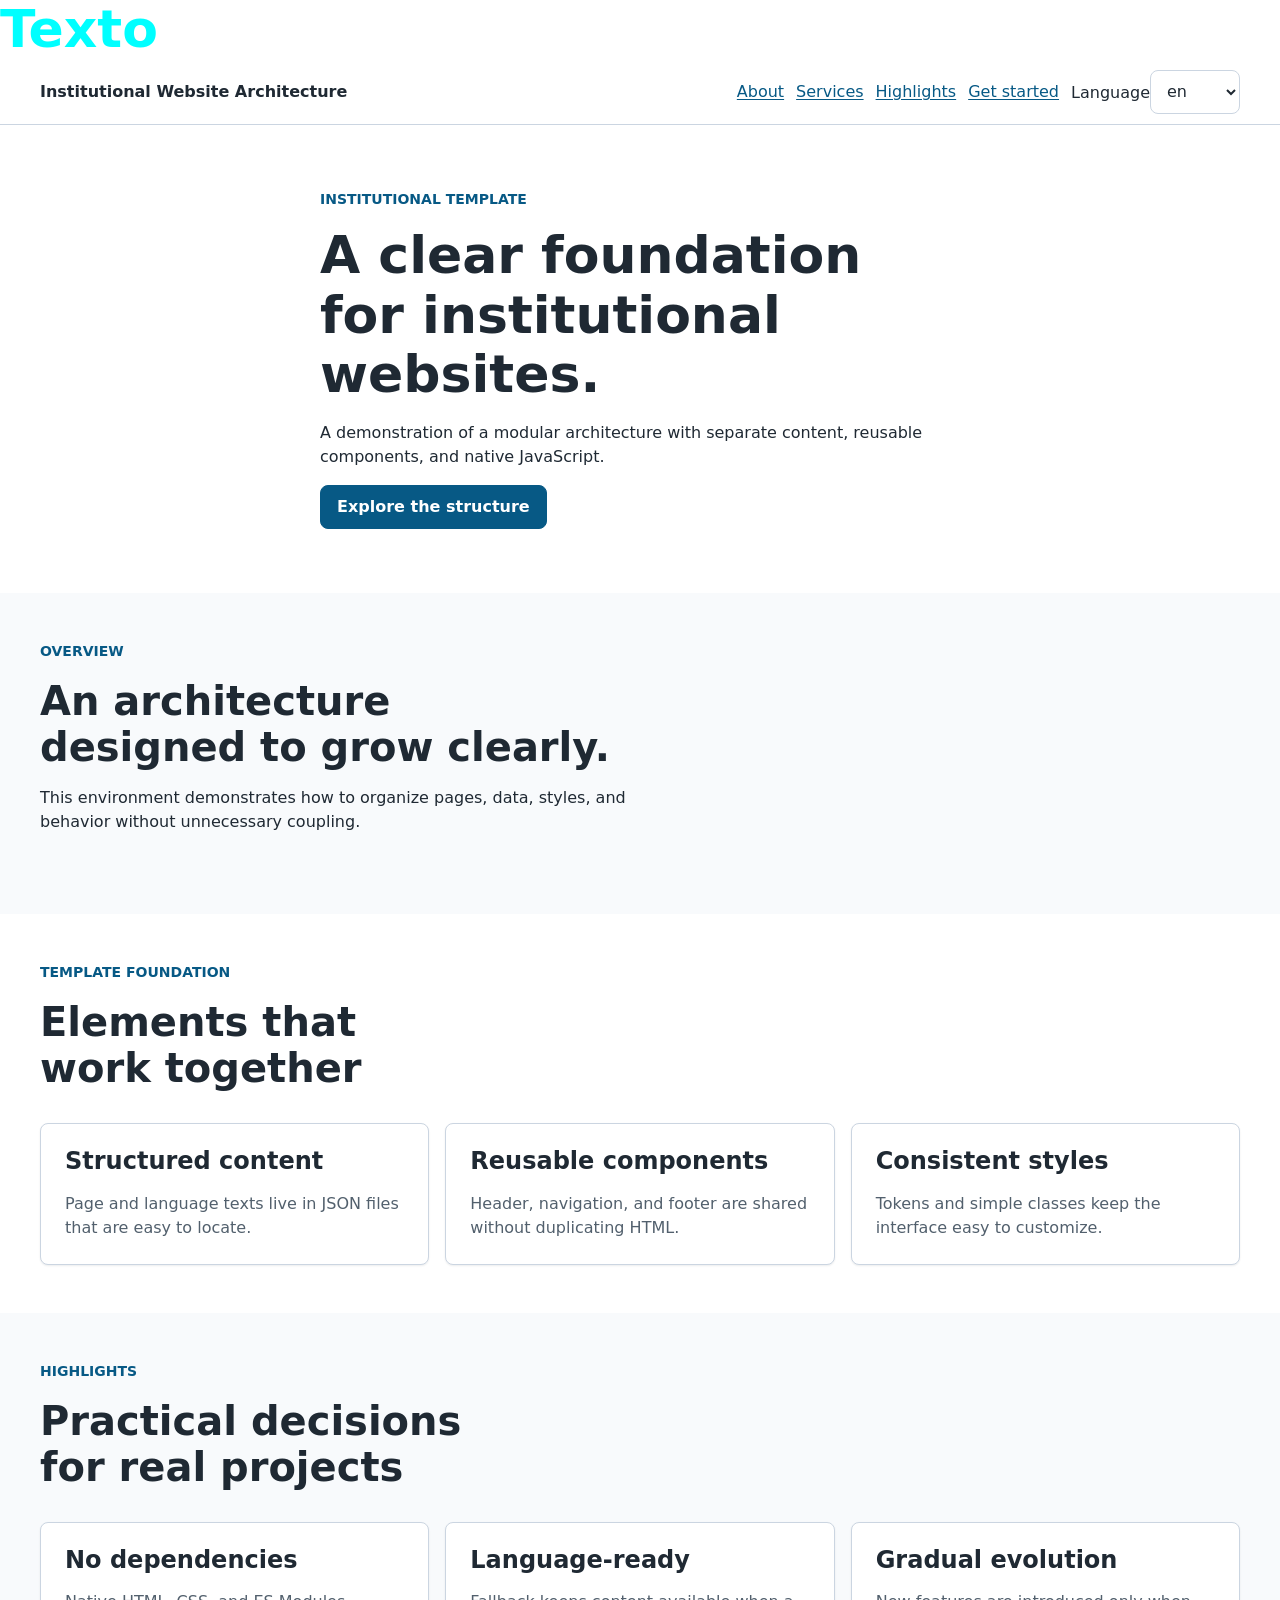
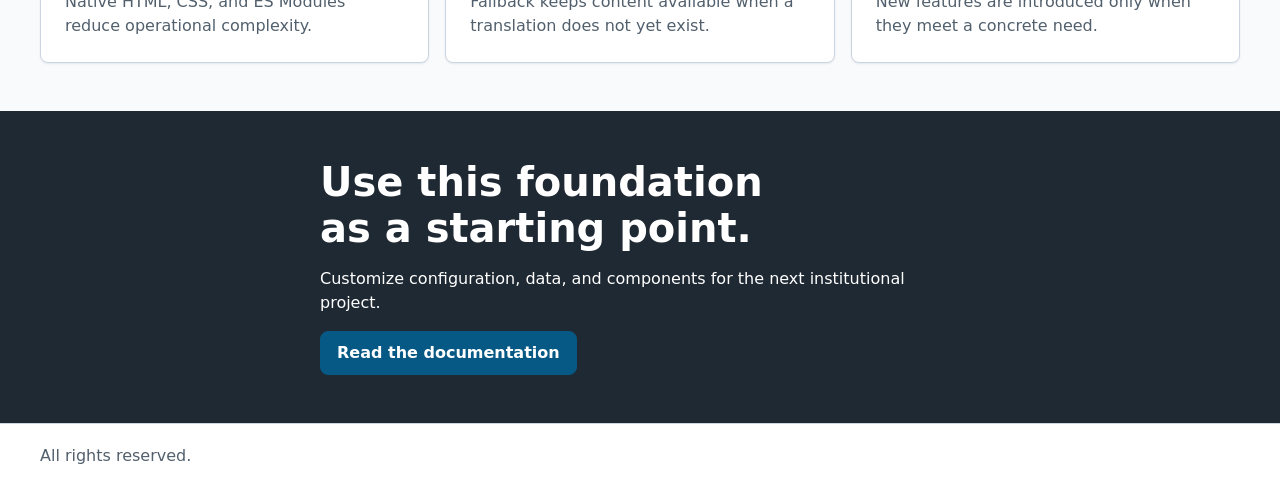
<file: index.html>
<!doctype html>
<html lang="pt-BR">
  <head>
    <meta charset="utf-8">
    <meta name="viewport" content="width=device-width, initial-scale=1">
    <meta name="description" content="Demonstração de uma arquitetura modular, acessível e orientada por dados para sites institucionais.">
    <meta name="robots" content="noindex, nofollow">
    <meta name="theme-color" content="#075985">
    <title>Template institucional — Arquitetura demonstrativa</title>
    <link rel="canonical" href="https://example.com/">
    <meta property="og:type" content="website">
    <meta property="og:site_name" content="Institutional Website Architecture">
    <meta property="og:title" content="Template institucional — Arquitetura demonstrativa">
    <meta property="og:description" content="Demonstração de uma arquitetura modular, acessível e orientada por dados para sites institucionais.">
    <meta property="og:url" content="https://example.com/">
    <meta property="og:locale" content="pt_BR">
    <meta name="twitter:card" content="summary">
    <meta name="twitter:title" content="Template institucional — Arquitetura demonstrativa">
    <meta name="twitter:description" content="Demonstração de uma arquitetura modular, acessível e orientada por dados para sites institucionais.">
    <link rel="icon" href="public/favicon.svg" type="image/svg+xml">
    <link rel="manifest" href="public/manifest.json">
    <link rel="stylesheet" href="assets/css/variables.css">
    <link rel="stylesheet" href="assets/css/reset.css">
    <link rel="stylesheet" href="assets/css/base.css">
    <link rel="stylesheet" href="assets/css/layout.css">
    <link rel="stylesheet" href="assets/css/components.css">
    <link rel="stylesheet" href="assets/css/utilities.css">
    <link rel="stylesheet" href="assets/css/responsive.css">
    <script type="module" src="assets/js/main.js"></script>
  </head>
  <body data-page="home">
    <h1 style="color: aqua; text-align: left;">Texto</h1>
    <a class="skip-link" href="#main-content" data-i18n="common.skipToContent"></a>
    <div data-component-slot="header"></div>

    <main id="main-content">
      <section class="hero" aria-labelledby="hero-title">
        <div class="container hero-content flow">
          <p class="eyebrow" data-i18n="hero.eyebrow"></p>
          <h1 id="hero-title" data-i18n="hero.title"></h1>
          <p data-i18n="hero.description"></p>
          <p><a class="button" href="#services" data-i18n="hero.cta"></a></p>
        </div>
      </section>

      <section id="about" class="section section-muted" aria-labelledby="about-title">
        <div class="container flow">
          <div class="section-heading flow">
            <p class="eyebrow" data-i18n="about.eyebrow"></p>
            <h2 id="about-title" data-i18n="about.title"></h2>
            <p data-i18n="about.description"></p>
          </div>
        </div>
      </section>

      <section id="services" class="section" aria-labelledby="services-title">
        <div class="container">
          <div class="section-heading flow">
            <p class="eyebrow" data-i18n="services.eyebrow"></p>
            <h2 id="services-title" data-i18n="services.title"></h2>
          </div>
          <div class="card-grid" data-home-services></div>
        </div>
      </section>

      <section id="highlights" class="section section-muted" aria-labelledby="highlights-title">
        <div class="container">
          <div class="section-heading flow">
            <p class="eyebrow" data-i18n="highlights.eyebrow"></p>
            <h2 id="highlights-title" data-i18n="highlights.title"></h2>
          </div>
          <div class="card-grid" data-home-highlights></div>
        </div>
      </section>

      <section id="cta" class="section cta" aria-labelledby="cta-title">
        <div class="container cta-content flow">
          <h2 id="cta-title" data-i18n="cta.title"></h2>
          <p data-i18n="cta.description"></p>
          <p><a class="button" href="README.md" data-i18n="cta.action"></a></p>
        </div>
      </section>
    </main>

    <div data-component-slot="footer"></div>
  </body>
</html>
</file>
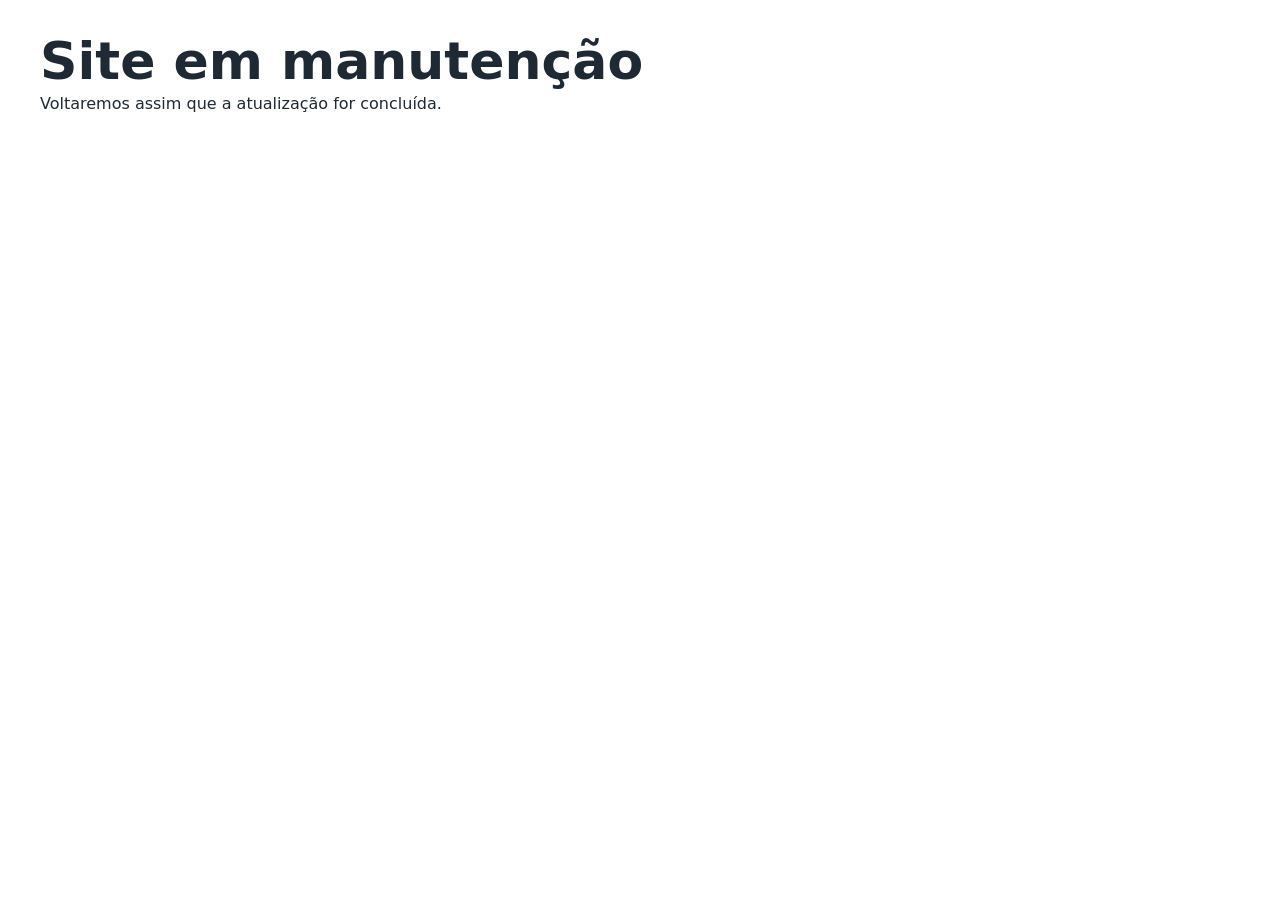
<file: errors/maintenance.html>
<!doctype html>
<html lang="pt-BR">
  <head>
    <meta charset="utf-8">
    <meta name="viewport" content="width=device-width, initial-scale=1">
    <meta name="description" content="O site está temporariamente em manutenção.">
    <meta name="robots" content="noindex, nofollow">
    <title>Manutenção</title>
    <link rel="stylesheet" href="../assets/css/variables.css">
    <link rel="stylesheet" href="../assets/css/reset.css">
    <link rel="stylesheet" href="../assets/css/base.css">
    <link rel="stylesheet" href="../assets/css/layout.css">
  </head>
  <body>
    <main class="page-content">
      <h1>Site em manutenção</h1>
      <p>Voltaremos assim que a atualização for concluída.</p>
    </main>
  </body>
</html>
</file>
<file: assets/css/variables.css>
:root {
  /* Cores: altere esta camada para personalizar a identidade do projeto. */
  --color-primary: #075985;
  --color-primary-hover: #0c4a6e;
  --color-primary-text: #ffffff;
  --color-text: #1f2933;
  --color-text-muted: #52606d;
  --color-background: #ffffff;
  --color-surface: #f8fafc;
  --color-border: #cbd5e1;
  --color-focus: #0369a1;
  --color-danger: #b42318;

  /* Tipografia */
  --font-sans: system-ui, -apple-system, BlinkMacSystemFont, "Segoe UI", sans-serif;
  --font-mono: ui-monospace, SFMono-Regular, Menlo, Consolas, monospace;
  --font-size-1: 0.875rem;
  --font-size-2: 1rem;
  --font-size-3: 1.125rem;
  --font-size-4: 1.25rem;
  --font-size-5: 1.5rem;
  --font-size-6: clamp(1.875rem, 4vw, 2.5rem);
  --font-size-7: clamp(2.25rem, 5vw, 3.25rem);
  --line-height-tight: 1.15;
  --line-height-normal: 1.5;
  --line-height-relaxed: 1.7;
  --font-weight-regular: 400;
  --font-weight-medium: 500;
  --font-weight-semibold: 600;
  --font-weight-bold: 700;

  /* Espaçamento baseado em uma unidade de 0,25rem. */
  --space-1: 0.25rem;
  --space-2: 0.5rem;
  --space-3: 0.75rem;
  --space-4: 1rem;
  --space-5: 1.5rem;
  --space-6: 2rem;
  --space-7: 3rem;
  --space-8: 4rem;
  --space-9: 6rem;

  /* Dimensões e layout */
  --container-sm: 40rem;
  --container-md: 64rem;
  --container-lg: 75rem;
  --content-width: var(--container-lg);
  --page-gutter: var(--space-4);
  --header-height: 4rem;
  --control-height: 2.75rem;
  --icon-size: 1.25rem;

  /* Bordas, sombras e movimento */
  --border-width: 1px;
  --radius-sm: 0.25rem;
  --radius-md: 0.5rem;
  --radius-lg: 0.75rem;
  --radius-round: 9999px;
  --shadow-sm: 0 1px 2px rgb(15 23 42 / 0.08);
  --shadow-md: 0 4px 12px rgb(15 23 42 / 0.12);
  --transition-fast: 150ms ease;
  --transition-base: 200ms ease;

  /* Camadas */
  --z-base: 0;
  --z-header: 100;
  --z-overlay: 200;
  --z-modal: 300;
  --z-toast: 400;

  /* Referência para documentação e JavaScript. Media queries usam valores
     literais porque variáveis CSS ainda não são aceitas na sua condição. */
  --breakpoint-sm: 40rem;
  --breakpoint-md: 48rem;
  --breakpoint-lg: 64rem;
}
</file>
<file: assets/css/base.css>
html {
  scroll-behavior: smooth;
}

body {
  min-height: 100vh;
  background: var(--color-background);
  color: var(--color-text);
  font-family: var(--font-sans);
  font-size: var(--font-size-2);
  font-weight: var(--font-weight-regular);
  line-height: var(--line-height-normal);
}

h1,
h2,
h3,
h4,
h5,
h6 {
  color: var(--color-text);
  font-weight: var(--font-weight-bold);
  line-height: var(--line-height-tight);
  text-wrap: balance;
}

h1 { font-size: var(--font-size-7); }
h2 { font-size: var(--font-size-6); }
h3 { font-size: var(--font-size-5); }
h4 { font-size: var(--font-size-4); }
h5,
h6 { font-size: var(--font-size-3); }

p,
li {
  max-width: 70ch;
}

a {
  color: var(--color-primary);
  text-decoration-thickness: 0.08em;
  text-underline-offset: 0.15em;
  transition: color var(--transition-fast);
}

a:hover {
  color: var(--color-primary-hover);
}

input,
select,
textarea {
  border: var(--border-width) solid var(--color-border);
  border-radius: var(--radius-md);
}

button,
.button {
  min-height: var(--control-height);
  padding-inline: var(--space-4);
  background: var(--color-primary);
  color: var(--color-primary-text);
  border: var(--border-width) solid var(--color-primary);
  border-radius: var(--radius-md);
  font-weight: var(--font-weight-semibold);
  transition: background-color var(--transition-fast), border-color var(--transition-fast);
}

button {
  cursor: pointer;
}

button:hover:not(:disabled),
.button:hover {
  background: var(--color-primary-hover);
  border-color: var(--color-primary-hover);
  color: var(--color-primary-text);
}

button:disabled {
  cursor: not-allowed;
  opacity: 0.6;
}

label {
  display: inline-block;
  margin-bottom: var(--space-2);
  font-weight: var(--font-weight-medium);
}

input,
select,
textarea {
  width: 100%;
  min-height: var(--control-height);
  padding: var(--space-2) var(--space-3);
  background: var(--color-background);
  color: var(--color-text);
}

textarea {
  min-height: 8rem;
  resize: vertical;
}

input::placeholder,
textarea::placeholder {
  color: var(--color-text-muted);
  opacity: 1;
}

input:disabled,
select:disabled,
textarea:disabled {
  background: var(--color-surface);
  cursor: not-allowed;
}

:focus-visible {
  outline: 3px solid var(--color-focus);
  outline-offset: 3px;
}

@media (prefers-reduced-motion: reduce) {
  *,
  *::before,
  *::after {
    scroll-behavior: auto;
    transition-duration: 0.01ms;
    animation-duration: 0.01ms;
    animation-iteration-count: 1;
  }
}
</file>
<file: assets/css/layout.css>
.container {
  width: min(100% - (var(--page-gutter) * 2), var(--container-lg));
  margin-inline: auto;
}

.container-sm {
  max-width: var(--container-sm);
}

.container-md {
  max-width: var(--container-md);
}

.page-content {
  width: min(100% - (var(--page-gutter) * 2), var(--content-width));
  margin-inline: auto;
  padding-block: var(--space-6);
}

.section {
  padding-block: var(--space-7);
}

.section-muted {
  background: var(--color-surface);
}

.section-heading {
  max-width: var(--container-sm);
  margin-bottom: var(--space-6);
}

.card-grid {
  display: grid;
  gap: var(--space-4);
}
</file>
<file: assets/css/components.css>
.site-header,
.site-footer {
  background: var(--color-background);
}

.site-header {
  border-bottom: var(--border-width) solid var(--color-border);
}

.header-content,
.footer-content {
  display: flex;
  align-items: flex-start;
  flex-direction: column;
  gap: var(--space-4);
  padding-block: var(--space-4);
}

.site-brand {
  color: var(--color-text);
  font-weight: var(--font-weight-bold);
  text-decoration: none;
}

.site-nav {
  display: flex;
  align-items: center;
  flex-wrap: wrap;
  gap: var(--space-3);
  width: 100%;
}

.site-nav ul {
  display: flex;
  flex-wrap: wrap;
  gap: var(--space-3);
  list-style: none;
}

.site-nav label {
  margin-bottom: 0;
}

.site-nav select {
  width: auto;
}

.site-footer {
  border-top: var(--border-width) solid var(--color-border);
  color: var(--color-text-muted);
}

@media (min-width: 48rem) {
  .header-content,
  .footer-content {
    align-items: center;
    flex-direction: row;
    justify-content: space-between;
    min-height: var(--header-height);
    padding-block: 0;
  }

  .site-nav {
    justify-content: flex-end;
    width: auto;
  }
}

.hero {
  padding-block: var(--space-8);
}

.hero-content,
.cta-content {
  max-width: var(--container-sm);
}

.eyebrow {
  color: var(--color-primary);
  font-size: var(--font-size-1);
  font-weight: var(--font-weight-semibold);
  text-transform: uppercase;
}

.button {
  display: inline-flex;
  align-items: center;
  text-decoration: none;
}

.card {
  padding: var(--space-5);
  border: var(--border-width) solid var(--color-border);
  border-radius: var(--radius-md);
  background: var(--color-background);
  box-shadow: var(--shadow-sm);
}

.card p {
  color: var(--color-text-muted);
}

.cta {
  background: var(--color-text);
  color: var(--color-primary-text);
}

.cta h2,
.cta p {
  color: inherit;
}
</file>
<file: assets/css/utilities.css>
.visually-hidden {
  position: absolute;
  width: 1px;
  height: 1px;
  overflow: hidden;
  clip: rect(0 0 0 0);
  clip-path: inset(50%);
  white-space: nowrap;
}

.skip-link {
  position: fixed;
  top: var(--space-3);
  left: var(--space-3);
  z-index: var(--z-toast);
  padding: var(--space-3) var(--space-4);
  background: var(--color-text);
  color: var(--color-background);
  transform: translateY(-200%);
}

.skip-link:focus {
  transform: translateY(0);
}

.flow > * + * {
  margin-top: var(--flow-space, var(--space-4));
}

.text-center {
  text-align: center;
}

.text-muted {
  color: var(--color-text-muted);
}
</file>
<file: assets/css/responsive.css>
/* Mobile First: ajustes progressivos a partir de 48rem (breakpoint-md). */
@media (min-width: 48rem) {
  :root {
    --page-gutter: var(--space-6);
  }

  .page-content {
    padding-block: var(--space-7);
  }

  .card-grid {
    grid-template-columns: repeat(2, minmax(0, 1fr));
  }
}

@media (min-width: 64rem) {
  .card-grid {
    grid-template-columns: repeat(3, minmax(0, 1fr));
  }
}
</file>
